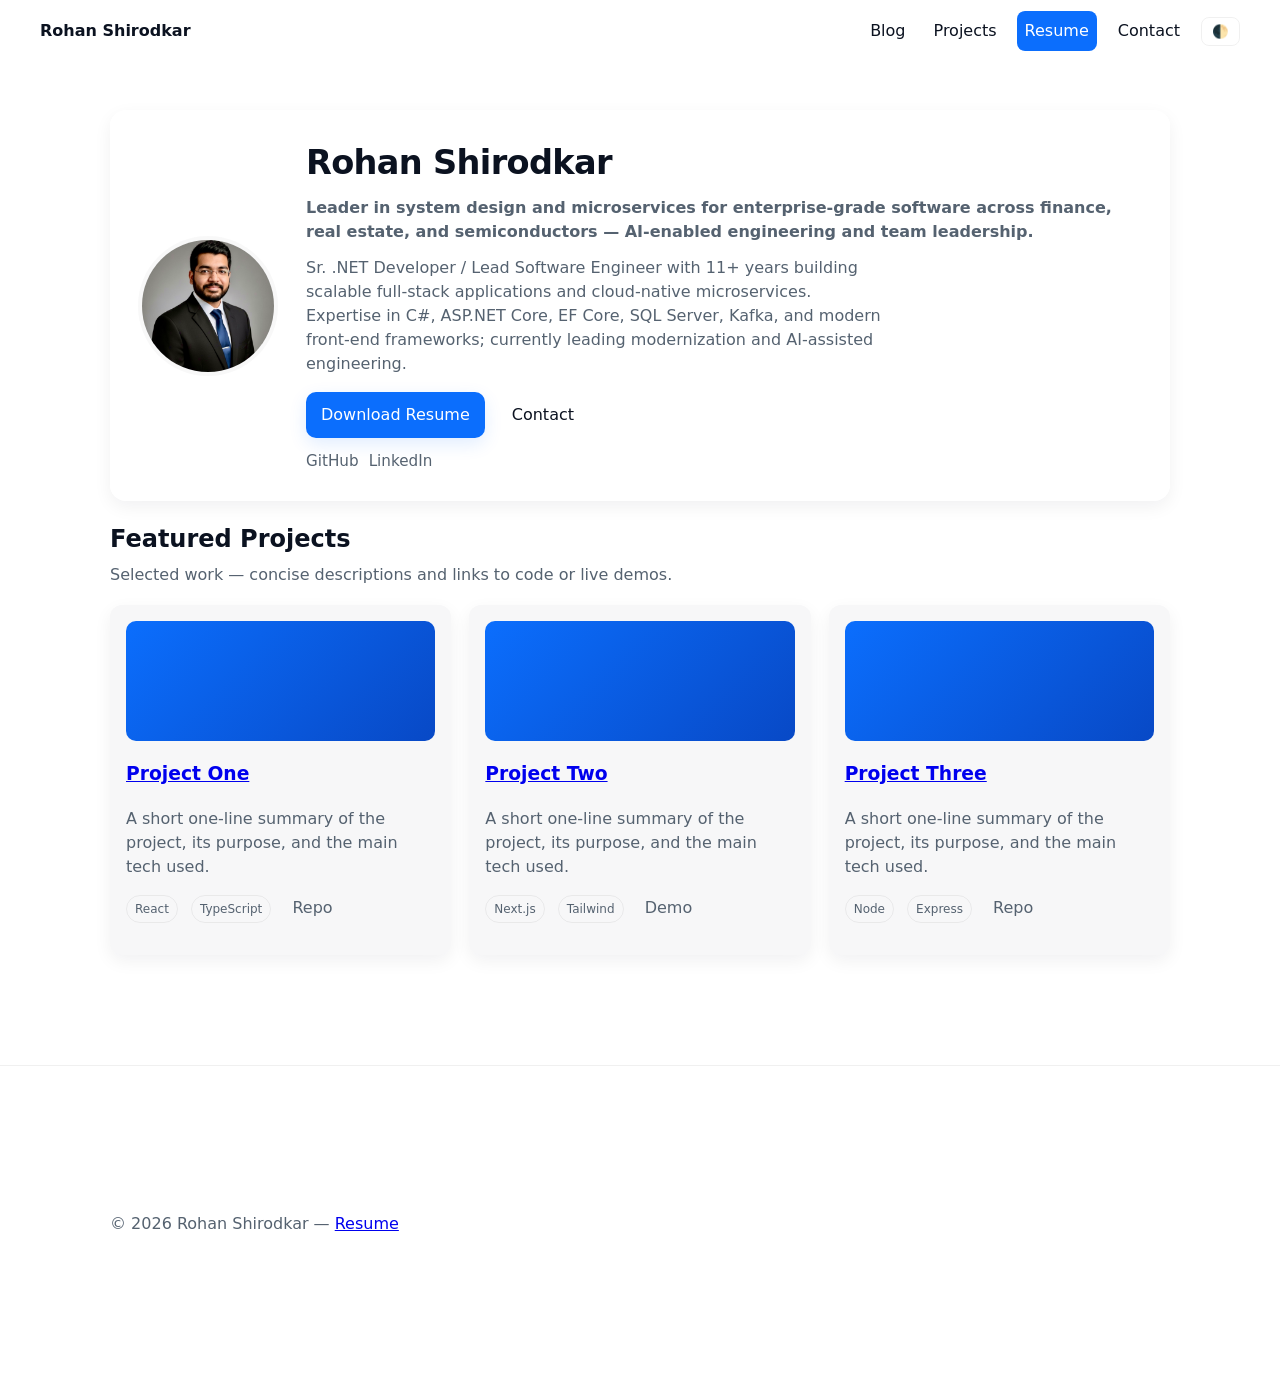
<file: index.html>
<!DOCTYPE html>
<html lang="en" data-theme="light">

<head>
  <meta charset="utf-8">
  <meta name="viewport" content="width=device-width,initial-scale=1">
  <title>Rohan Shirodkar — Software Engineer</title>
  <meta name="description" content="Rohan Shirodkar — Product-focused software engineer building clean, responsive UIs. Explore projects, read articles, or download the resume.">
  <link rel="stylesheet" href="/assets/css/style.css">
  <link rel="icon" href="/assets/images/profile.svg" type="image/svg+xml">
  <!-- Open Graph -->
  <meta property="og:title" content="Rohan Shirodkar — Software Engineer">
  <meta property="og:description" content="Product-focused software engineer building clean, responsive UIs. Projects, blog, and resume.">
  <meta property="og:type" content="website">
  <meta name="twitter:card" content="summary_large_image">
  <script type="application/ld+json">
  {"@context":"https://schema.org","@type":"Person","name":"Rohan Shirodkar","url":"https://rshirodkar.github.io/","sameAs":["https://github.com/rshirodkar"],"jobTitle":"Software Engineer"}
  </script>
  <script src="/assets/js/theme.js" defer></script>
</head>

<body>
  <nav class="nav" role="navigation" aria-label="Main navigation">
    <div class="nav-inner">
      <a class="logo" href="/">Rohan Shirodkar</a>
      <div class="nav-links">
        <a href="/blog/">Blog</a>
        <a href="#projects">Projects</a>
        <a href="/assets/resume.pdf" class="nav-resume" target="_blank" rel="noopener">Resume</a>
        <a href="/contact/" class="contact-link">Contact</a>
        <button id="theme-toggle" aria-label="Toggle theme" aria-pressed="false">🌓</button>
      </div>
    </div>
  </nav>

  <main class="container" id="main">
    <section class="hero">
      <div class="hero-inner">
        <img src="/assets/images/profile.jpg" alt="Rohan Shirodkar" class="avatar">
        <div class="hero-content">
          <h1 class="name">Rohan Shirodkar</h1>
          <p class="tagline">Leader in system design and microservices for enterprise-grade software across finance, real estate, and semiconductors — AI-enabled engineering and team leadership.</p>
          <p class="bio">Sr. .NET Developer / Lead Software Engineer with 11+ years building scalable full‑stack applications and cloud‑native microservices. Expertise in C#, ASP.NET Core, EF Core, SQL Server, Kafka, and modern front‑end frameworks; currently leading modernization and AI‑assisted engineering.</p>
          <div class="actions">
            <a class="button primary" href="/assets/resume.pdf" target="_blank" rel="noopener">Download Resume</a>
            <a class="button" href="mailto:rohanshirodkar@example.com">Contact</a>
          </div>
          <div class="social">
            <a class="social-link" href="https://github.com/rshirodkar" aria-label="GitHub" target="_blank" rel="noopener">GitHub</a>
            <a class="social-link" href="https://www.linkedin.com/in/rohanshirodkar/" aria-label="LinkedIn" target="_blank" rel="noopener">LinkedIn</a>
          </div>
        </div>
      </div>
    </section>

    <section id="projects" class="projects">
      <div class="section-header">
        <h2>Featured Projects</h2>
        <p class="section-sub">Selected work — concise descriptions and links to code or live demos.</p>
      </div>
      <div class="projects-grid">
        <article class="project-card">
          <div class="project-media" aria-hidden="true"></div>
          <h3><a href="#">Project One</a></h3>
          <p class="project-desc">A short one-line summary of the project, its purpose, and the main tech used.</p>
          <p class="project-meta"><span class="tag">React</span> <span class="tag">TypeScript</span> <a class="muted-link" href="#">Repo</a></p>
        </article>

        <article class="project-card">
          <div class="project-media" aria-hidden="true"></div>
          <h3><a href="#">Project Two</a></h3>
          <p class="project-desc">A short one-line summary of the project, its purpose, and the main tech used.</p>
          <p class="project-meta"><span class="tag">Next.js</span> <span class="tag">Tailwind</span> <a class="muted-link" href="#">Demo</a></p>
        </article>

        <article class="project-card">
          <div class="project-media" aria-hidden="true"></div>
          <h3><a href="#">Project Three</a></h3>
          <p class="project-desc">A short one-line summary of the project, its purpose, and the main tech used.</p>
          <p class="project-meta"><span class="tag">Node</span> <span class="tag">Express</span> <a class="muted-link" href="#">Repo</a></p>
        </article>
      </div>
    </section>
  </main>

  <footer class="site-footer">
    <div class="container footer-inner">
      <p>&copy; 2026 Rohan Shirodkar — <a href="/assets/resume.pdf" target="_blank" rel="noopener">Resume</a></p>
    </div>
  </footer>
</body>

</html>
</file>
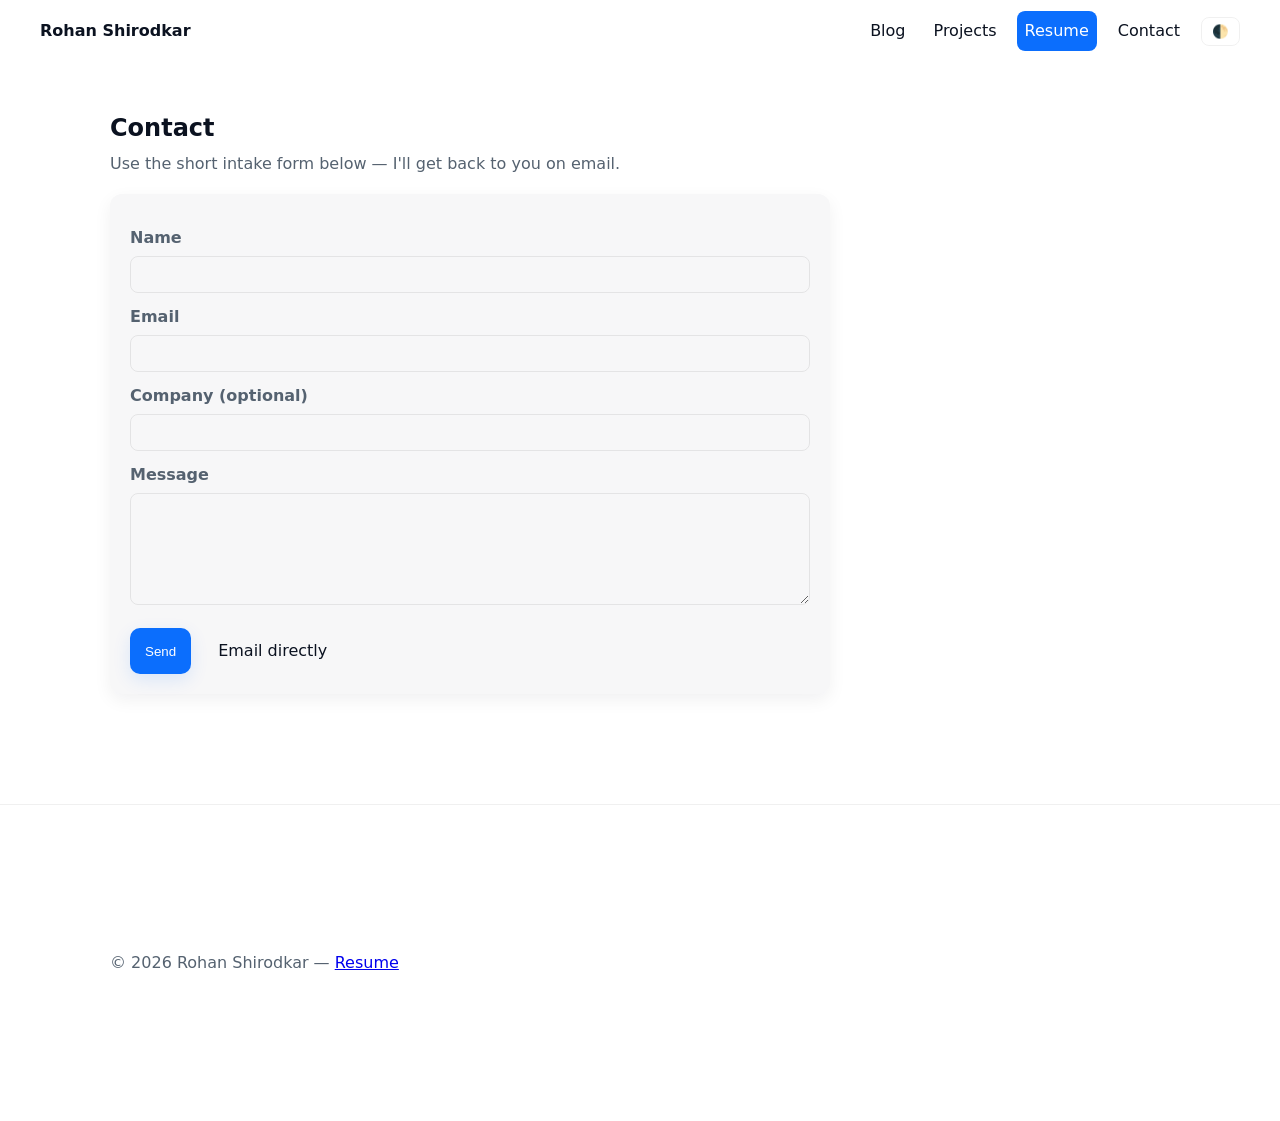
<file: contact/index.html>
<!doctype html>
<html lang="en" data-theme="light">
<head>
  <meta charset="utf-8">
  <meta name="viewport" content="width=device-width,initial-scale=1">
  <title>Contact — Rohan Shirodkar</title>
  <link rel="stylesheet" href="/assets/css/style.css">
  <script>
  // Simple mailto-based submit: builds an email with the form contents and opens the user's mail client
  function submitContact(e){
    e.preventDefault();
    const name = document.getElementById('f-name').value.trim();
    const email = document.getElementById('f-email').value.trim();
    const company = document.getElementById('f-company').value.trim();
    const message = document.getElementById('f-message').value.trim();
    if(!name || !email || !message){
      alert('Please provide your name, email, and a short message.');
      return;
    }
    const to = 'rohanshirodkar29@gmail.com';
    const subject = encodeURIComponent('Website contact from ' + name);
    const body = encodeURIComponent('Name: ' + name + '\nEmail: ' + email + (company ? '\nCompany: ' + company : '') + '\n\nMessage:\n' + message);
    const mailto = `mailto:${to}?subject=${subject}&body=${body}`;
    window.location.href = mailto;
  }
  </script>
</head>
<body>
  <nav class="nav" role="navigation" aria-label="Main navigation">
    <div class="nav-inner">
      <a class="logo" href="/">Rohan Shirodkar</a>
      <div class="nav-links">
        <a href="/blog/">Blog</a>
        <a href="#projects">Projects</a>
        <a href="/assets/resume.pdf" class="nav-resume" target="_blank" rel="noopener">Resume</a>
        <a href="/contact/" class="contact-link">Contact</a>
        <button id="theme-toggle" aria-label="Toggle theme" aria-pressed="false">🌓</button>
      </div>
    </div>
  </nav>

  <main class="container contact-page" id="main">
    <section>
      <div class="section-header">
        <h1>Contact</h1>
        <p class="section-sub">Use the short intake form below — I'll get back to you on email.</p>
      </div>

      <form class="contact-form" onsubmit="submitContact(event)" aria-label="Contact form">
        <label for="f-name">Name</label>
        <input id="f-name" name="name" type="text" required />

        <label for="f-email">Email</label>
        <input id="f-email" name="email" type="email" required />

        <label for="f-company">Company (optional)</label>
        <input id="f-company" name="company" type="text" />

        <label for="f-message">Message</label>
        <textarea id="f-message" name="message" rows="6" required></textarea>

        <div class="actions">
          <button type="submit" class="button primary">Send</button>
          <a class="button" href="mailto:rohanshirodkar29@gmail.com">Email directly</a>
        </div>
      </form>
    </section>
  </main>

  <footer class="site-footer">
    <div class="container footer-inner">
      <p>&copy; 2026 Rohan Shirodkar — <a href="/assets/resume.pdf" target="_blank" rel="noopener">Resume</a></p>
    </div>
  </footer>

  <script src="/assets/js/theme.js" defer></script>
</body>
</html>
</file>
<file: assets/css/style.css>
/* Polished responsive styles with light/dark variables and improved typography */
:root{
  --bg: #ffffff;
  --text: #0b1220;
  --muted: #556270;
  --accent: #0b6efd;
  --accent-strong: #0849c6;
  --card: #f7f7f8;
  --glass: rgba(255,255,255,0.6);
  --shadow: 0 6px 18px rgba(11,17,32,0.06);
  --radius: 12px;
}
[data-theme="dark"]{
  --bg: #0b0b0f;
  --text: #e6e6e6;
  --muted: #9aa0a6;
  --accent: #58a6ff;
  --accent-strong: #2b6cb0;
  --card: #0f1115;
  --glass: rgba(255,255,255,0.03);
  --shadow: 0 6px 18px rgba(2,6,23,0.6);
}
*{box-sizing:border-box}
html,body{height:100%}
body{
  margin:0;
  font-family: Inter, system-ui, -apple-system, "Segoe UI", Roboto, "Helvetica Neue", Arial, sans-serif;
  background:var(--bg);
  color:var(--text);
  -webkit-font-smoothing:antialiased;
  -moz-osx-font-smoothing:grayscale;
  line-height:1.5;
  transition: background-color 240ms ease, color 240ms ease;
}
.container{max-width:1100px;margin:110px auto;padding:0 20px}
/* Nav */
.nav{position:fixed;left:0;right:0;top:0;background:transparent;padding:10px 20px;z-index:40}
.nav-inner{display:flex;align-items:center;justify-content:space-between;max-width:1200px;margin:0 auto}
.logo{font-weight:700;font-size:1rem;color:var(--text);text-decoration:none}
.nav-links{display:flex;align-items:center;gap:12px}
.nav-links a{color:var(--text);text-decoration:none;padding:8px;border-radius:8px}
.nav-links a.nav-resume{background:var(--accent);color:white}
.nav-links a.contact-link{border:1px solid transparent}
#theme-toggle{background:transparent;border:1px solid rgba(0,0,0,0.06);padding:6px 10px;border-radius:8px;cursor:pointer}
#theme-toggle:focus{outline:2px solid var(--accent);outline-offset:2px}
/* Hero */
.hero{margin-top:18px}
.hero-inner{display:flex;align-items:center;gap:28px;background:var(--glass);padding:28px;border-radius:16px;box-shadow:var(--shadow);backdrop-filter: blur(6px);}
.avatar{width:140px;aspect-ratio:1/1;border-radius:50%;flex:0 0 140px;background:var(--card);display:block;border:4px solid rgba(255,255,255,0.06);object-fit:cover;overflow:hidden}
.hero-content{flex:1}
.name{margin:0;font-size:2.1rem;letter-spacing:-0.02em}
.tagline{margin:8px 0 0;color:var(--muted);font-weight:600}
.bio{color:var(--muted);margin-top:12px;max-width:70%}
.actions{margin-top:16px;display:flex;gap:12px}
.button{display:inline-block;padding:10px 14px;border-radius:10px;text-decoration:none;border:1px solid transparent;color:var(--text);background:transparent}
.button.primary{background:var(--accent);color:#fff;box-shadow: 0 6px 18px rgba(11,110,253,0.12)}
.social{margin-top:12px;display:flex;gap:10px}
.social-link{font-size:0.95rem;color:var(--muted);text-decoration:none}
/* Projects */
.section-header h2{margin-bottom:6px}
.section-sub{margin-top:0;color:var(--muted)}
.projects-grid{display:grid;grid-template-columns:repeat(auto-fit,minmax(260px,1fr));gap:18px;margin-top:18px}
.project-card{background:var(--card);padding:16px;border-radius:12px;box-shadow:var(--shadow);transition:transform 180ms ease, box-shadow 180ms ease}
.project-card:hover{transform:translateY(-6px);box-shadow:0 14px 40px rgba(2,6,23,0.12)}
.project-media{height:120px;border-radius:10px;background:linear-gradient(135deg,var(--accent),var(--accent-strong));margin-bottom:12px}
.project-desc{color:var(--muted);margin:8px 0}
.tag{display:inline-block;background:transparent;border:1px solid rgba(0,0,0,0.06);padding:4px 8px;border-radius:999px;font-size:12px;margin-right:8px;color:var(--muted)}
.muted-link{color:var(--muted);text-decoration:none;margin-left:8px}
/* Footer */
.site-footer{border-top:1px solid rgba(0,0,0,0.06);margin-top:48px;padding:20px 0;color:var(--muted)}
.footer-inner{display:flex;justify-content:space-between;align-items:center}

/* Contact form */
.contact-page .section-header h1{margin-bottom:6px}
.contact-form{max-width:720px;margin-top:18px;background:var(--card);padding:20px;border-radius:12px;box-shadow:var(--shadow)}
.contact-form label{display:block;margin-top:12px;font-weight:600;color:var(--muted)}
.contact-form input,.contact-form textarea{width:100%;padding:10px;margin-top:6px;border:1px solid rgba(0,0,0,0.08);border-radius:8px;background:transparent;color:var(--text)}
.contact-form .actions{display:flex;gap:12px;margin-top:16px}
@media (max-width:900px){
 .contact-form{padding:16px}
}

/* Accessibility and responsive */
a:focus{outline:2px solid var(--accent);outline-offset:3px}
@media (max-width:900px){
  .hero-inner{flex-direction:column;align-items:flex-start}
  .bio{max-width:100%}
  .avatar{width:112px;aspect-ratio:1/1;flex:0 0 112px;object-fit:cover;overflow:hidden}
  .container{margin-top:80px}
}
@media (prefers-reduced-motion:reduce){
  *{transition:none !important}
}
</file>
